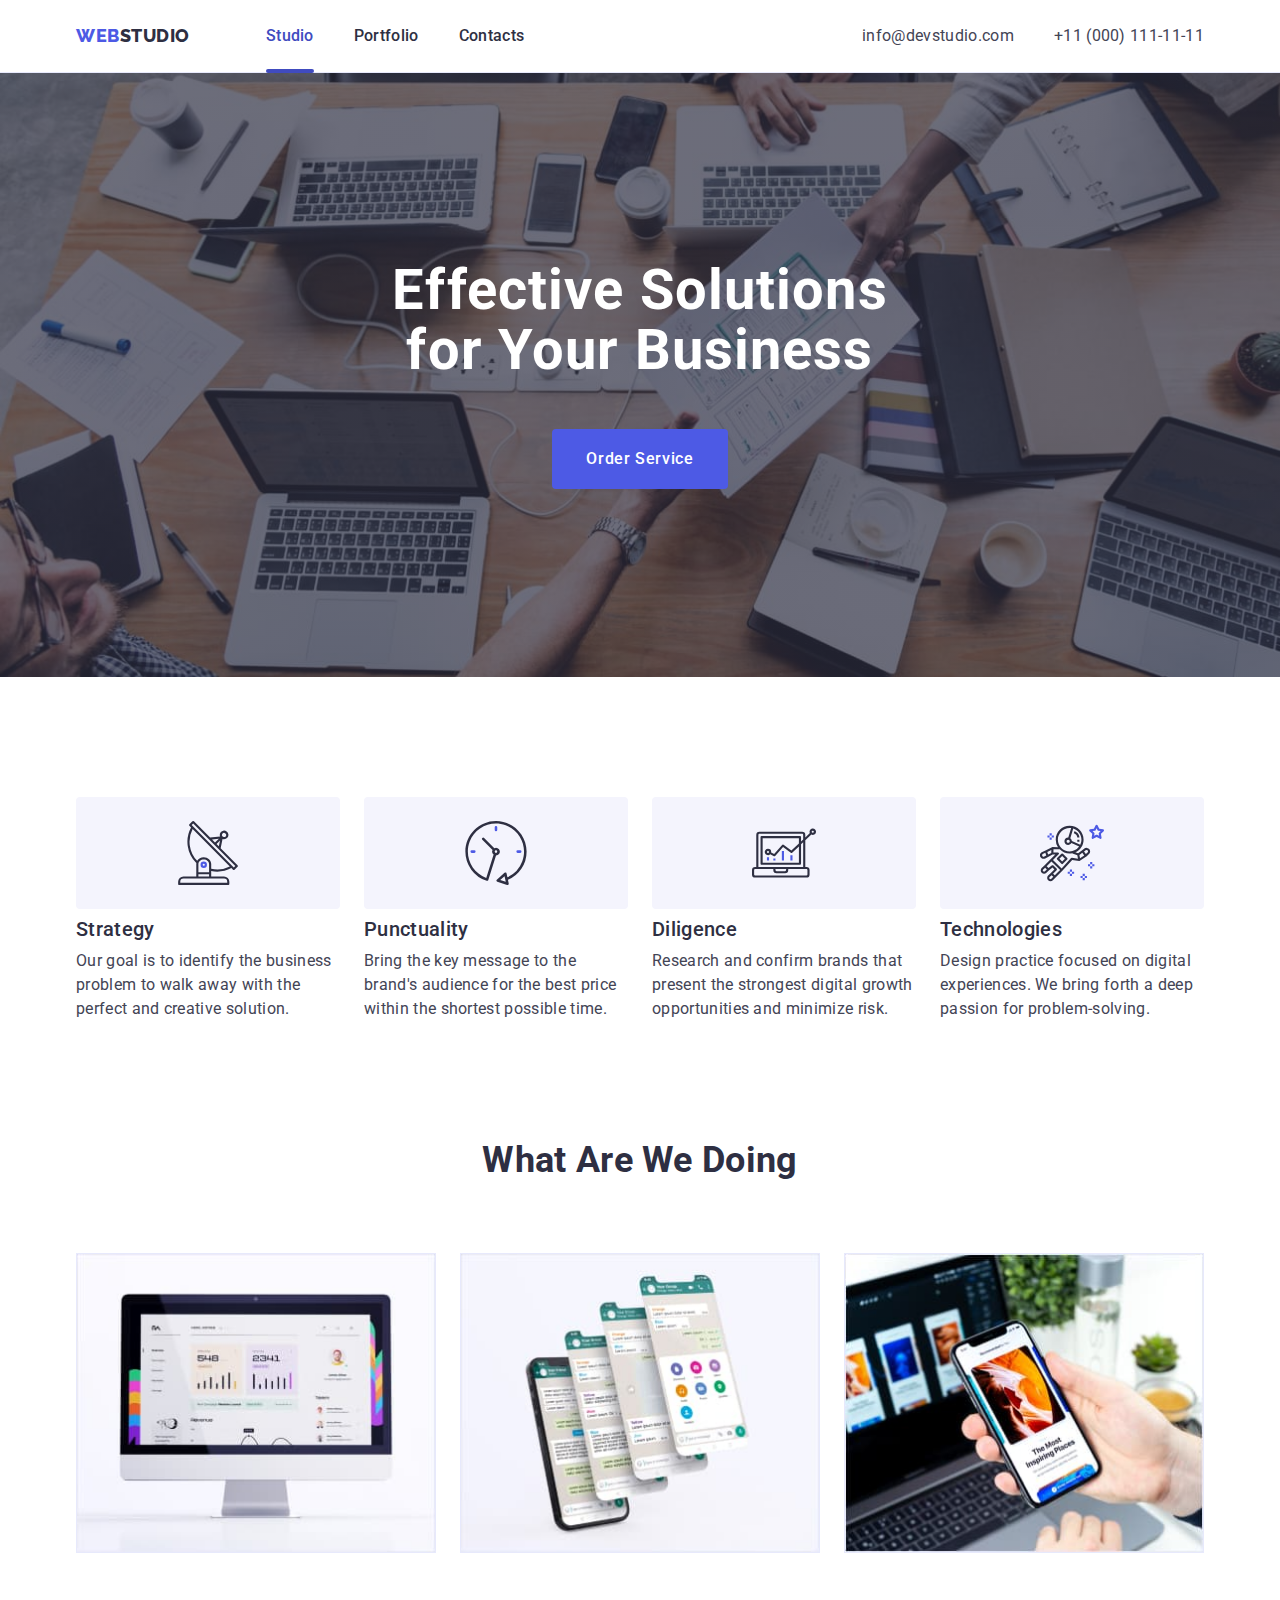
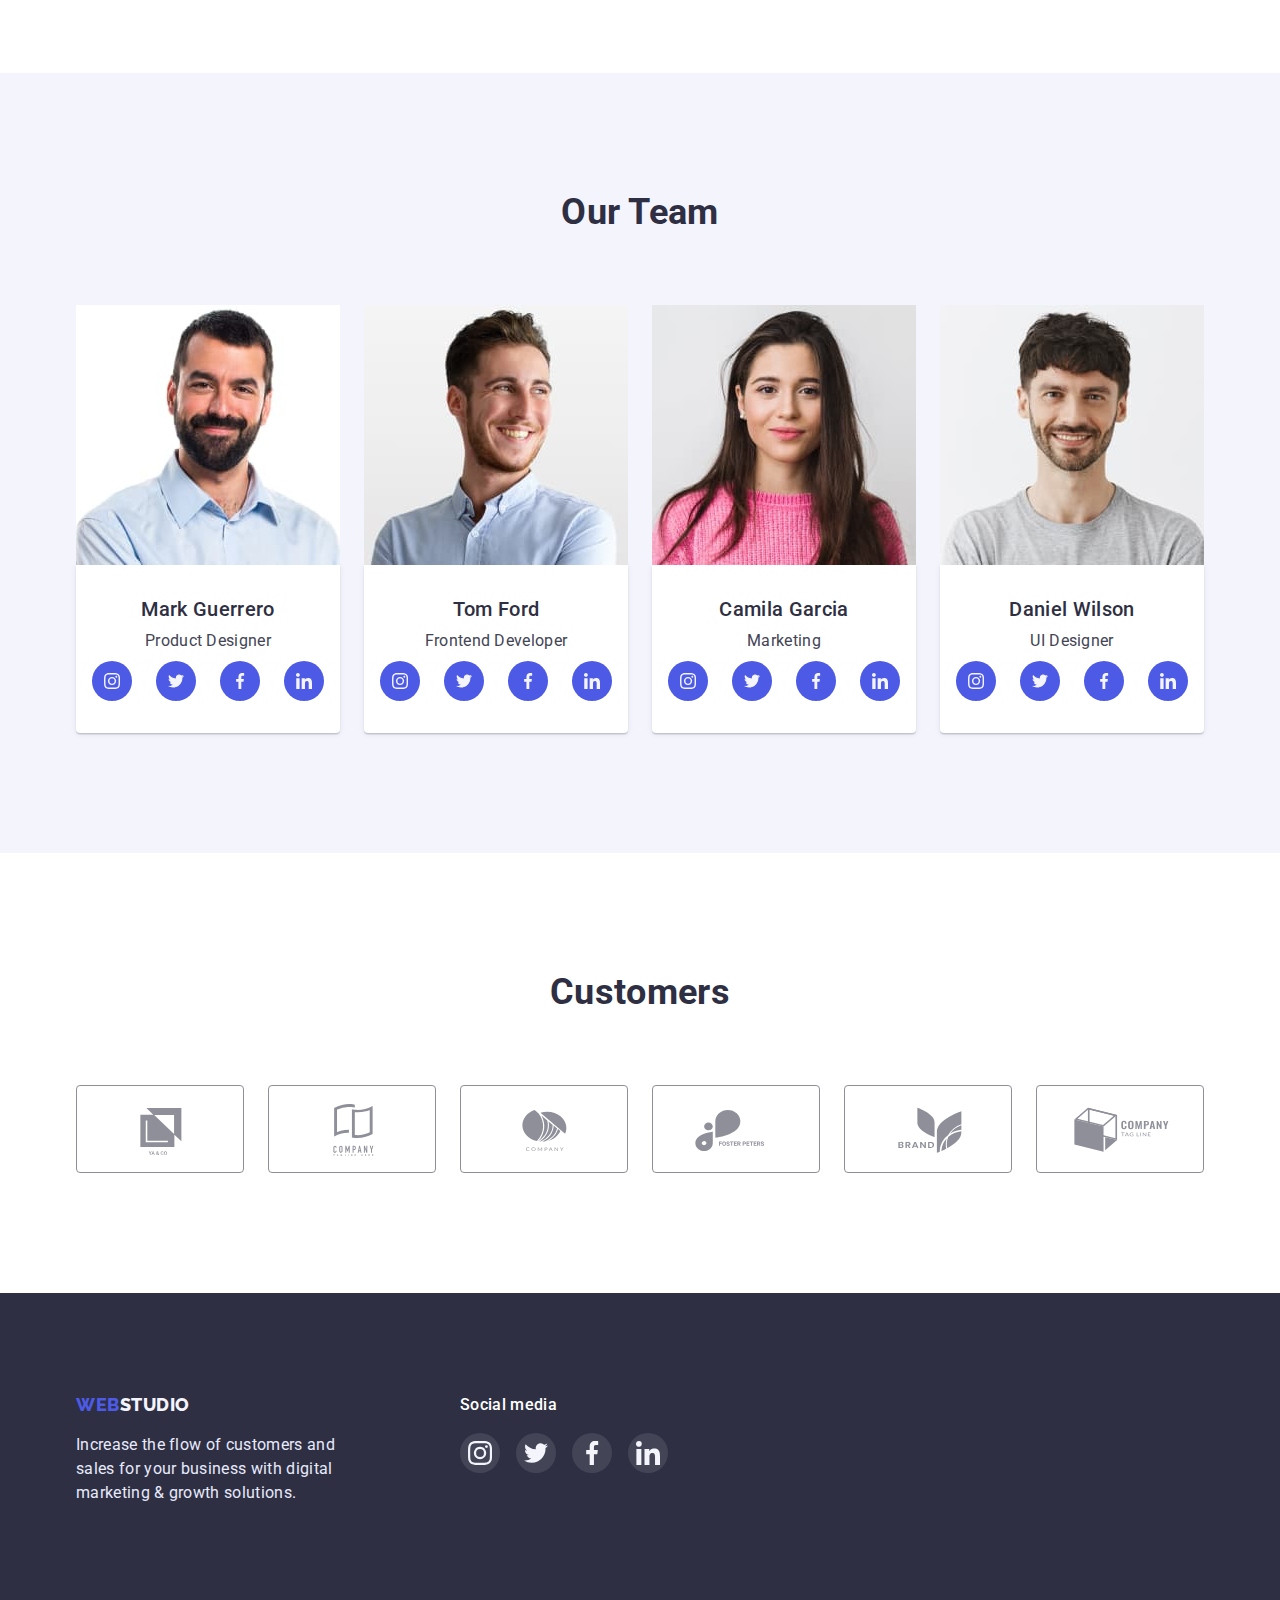
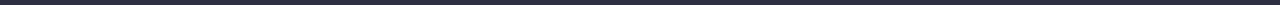
<file: index.html>
<!DOCTYPE html>
<html lang="en">
  <head>
    <meta charset="UTF-8" />
    <meta http-equiv="X-UA-Compatible" content="IE=edge" />
    <meta name="viewport" content="width=device-width, initial-scale=1.0" />
    <title>webstudio</title>
    <link rel="preconnect" href="https://fonts.googleapis.com" />
    <link rel="preconnect" href="https://fonts.gstatic.com" crossorigin />
    <link
      href="https://fonts.googleapis.com/css2?family=Raleway:wght@800&family=Roboto:wght@400;500;700&display=swap"
      rel="stylesheet"
    />

    <link
      rel="stylesheet"
      href="https://cdn.jsdelivr.net/npm/modern-normalize@1.1.0/modern-normalize.min.css"
    />
    <link rel="stylesheet" href="./css/styles.css" />
  </head>
  <body>
    <header class="page-header">
      <div class="conteiner page-header-conteiner">
        <nav class="page-nav">
          <a class="logo link" href="./index.html"
            ><span class="logo-secondary-color">Web</span>Studio</a
          >
          <ul class="menu list">
            <li class="menu-item">
              <a class="menu-link current link" href="./index.html">Studio</a>
            </li>
            <li class="menu-item">
              <a class="menu-link link" href="./portfolio.html">Portfolio</a>
            </li>
            <li class="menu-item">
              <a class="menu-link link" href="#">Contacts</a>
            </li>
          </ul>
        </nav>
        <address class="contacts">
          <ul class="contacts-list list">
            <li class="contacts-item">
              <a class="contacts-link link" href="mailto:info@devstudio.com"
                >info@devstudio.com</a
              >
            </li>
            <li class="contacts-item">
              <a class="contacts-link link" href="tel:+110001111111"
                >+11 (000) 111-11-11</a
              >
            </li>
          </ul>
        </address>
      </div>
    </header>
    <main>
      <section class="hero">
        <div class="conteiner">
          <h1 class="hero-heading">Effective Solutions for Your Business</h1>
          <button class="hero-btn btn" type="button" data-modal-open>
            Order Service
          </button>
        </div>
      </section>

      <section class="features">
        <div class="conteiner">
          <h2 class="secondary-headings visually-hidden">Features</h2>
          <ul class="features-list list">
            <li class="features-item">
              <div class="features-icon-conteiner">
                <svg class="feature-icon">
                  <use href="./images/sprite.svg#icon-antenna"></use>
                </svg>
              </div>
              <h3 class="headings">Strategy</h3>
              <p>
                Our goal is to identify the business problem to walk away with
                the perfect and creative solution.
              </p>
            </li>
            <li class="features-item">
              <div class="features-icon-conteiner">
                <svg class="feature-icon">
                  <use href="./images/sprite.svg#icon-clock"></use>
                </svg>
              </div>
              <h3 class="headings">Punctuality</h3>
              <p>
                Bring the key message to the brand's audience for the best price
                within the shortest possible time.
              </p>
            </li>
            <li class="features-item">
              <div class="features-icon-conteiner">
                <svg class="feature-icon">
                  <use href="./images/sprite.svg#icon-diagram"></use>
                </svg>
              </div>
              <h3 class="headings">Diligence</h3>
              <p>
                Research and confirm brands that present the strongest digital
                growth opportunities and minimize risk.
              </p>
            </li>
            <li class="features-item">
              <div class="features-icon-conteiner">
                <svg class="feature-icon">
                  <use href="./images/sprite.svg#icon-astronaut"></use>
                </svg>
              </div>
              <h3 class="headings">Technologies</h3>
              <p>
                Design practice focused on digital experiences. We bring forth a
                deep passion for problem-solving.
              </p>
            </li>
          </ul>
        </div>
      </section>

      <section class="about">
        <div class="conteiner">
          <h2 class="secondary-headings">What are we doing</h2>
          <ul class="about-list list">
            <li class="about-item">
              <img
                src="./images/frontend.jpg"
                alt="Frontend"
                width="360"
                height="300"
              />
            </li>
            <li class="about-item">
              <img
                src="./images/optimization.jpg"
                alt="optimization"
                width="360"
                height="300"
              />
            </li>
            <li class="about-item">
              <img
                src="./images/mobile-app.jpg"
                alt="mobile-app"
                width="360"
                height="300"
              />
            </li>
          </ul>
        </div>
      </section>

      <section class="our-team">
        <div class="conteiner">
          <h2 class="secondary-headings">Our Team</h2>
          <ul class="our-team-list list">
            <li class="our-team-card">
              <img
                src="./images/our-team/guerrero.jpg"
                alt="product designer photo"
                width="264"
                height="260"
              />
              <div class="our-team-card-content">
                <h3 class="headings">Mark Guerrero</h3>
                <p>Product Designer</p>
                <ul class="our-team-soc-list list">
                  <li class="our-team-soc-item">
                    <a href="" class="our-team-soc-link">
                      <svg class="our-team-soc-logo">
                        <use href="./images/sprite.svg#icon-instagram"></use>
                      </svg>
                    </a>
                  </li>
                  <li class="our-team-soc-item">
                    <a href="" class="our-team-soc-link">
                      <svg class="our-team-soc-logo">
                        <use href="./images/sprite.svg#icon-twitter"></use>
                      </svg>
                    </a>
                  </li>
                  <li class="our-team-soc-item">
                    <a href="" class="our-team-soc-link">
                      <svg class="our-team-soc-logo">
                        <use href="./images/sprite.svg#icon-facebook"></use>
                      </svg>
                    </a>
                  </li>
                  <li class="our-team-soc-item">
                    <a href="" class="our-team-soc-link">
                      <svg class="our-team-soc-logo">
                        <use href="./images/sprite.svg#icon-linkedin"></use>
                      </svg>
                    </a>
                  </li>
                </ul>
              </div>
            </li>
            <li class="our-team-card">
              <img
                src="./images/our-team/ford.jpg"
                alt="frontend developer photo"
                width="264"
                height="260"
              />
              <div class="our-team-card-content">
                <h3 class="headings">Tom Ford</h3>
                <p>Frontend Developer</p>
                <ul class="our-team-soc-list list">
                  <li class="our-team-soc-item">
                    <a href="" class="our-team-soc-link">
                      <svg class="our-team-soc-logo">
                        <use href="./images/sprite.svg#icon-instagram"></use>
                      </svg>
                    </a>
                  </li>
                  <li class="our-team-soc-item">
                    <a href="" class="our-team-soc-link">
                      <svg class="our-team-soc-logo">
                        <use href="./images/sprite.svg#icon-twitter"></use>
                      </svg>
                    </a>
                  </li>
                  <li class="our-team-soc-item">
                    <a href="" class="our-team-soc-link">
                      <svg class="our-team-soc-logo">
                        <use href="./images/sprite.svg#icon-facebook"></use>
                      </svg>
                    </a>
                  </li>
                  <li class="our-team-soc-item">
                    <a href="" class="our-team-soc-link">
                      <svg class="our-team-soc-logo">
                        <use href="./images/sprite.svg#icon-linkedin"></use>
                      </svg>
                    </a>
                  </li>
                </ul>
              </div>
            </li>
            <li class="our-team-card">
              <img
                src="./images/our-team/garcia.jpg"
                alt="marketing photo"
                width="264"
                height="260"
              />
              <div class="our-team-card-content">
                <h3 class="headings">Camila Garcia</h3>
                <p>Marketing</p>
                <ul class="our-team-soc-list list">
                  <li class="our-team-soc-item">
                    <a href="" class="our-team-soc-link">
                      <svg class="our-team-soc-logo">
                        <use href="./images/sprite.svg#icon-instagram"></use>
                      </svg>
                    </a>
                  </li>
                  <li class="our-team-soc-item">
                    <a href="" class="our-team-soc-link">
                      <svg class="our-team-soc-logo">
                        <use href="./images/sprite.svg#icon-twitter"></use>
                      </svg>
                    </a>
                  </li>
                  <li class="our-team-soc-item">
                    <a href="" class="our-team-soc-link">
                      <svg class="our-team-soc-logo">
                        <use href="./images/sprite.svg#icon-facebook"></use>
                      </svg>
                    </a>
                  </li>
                  <li class="our-team-soc-item">
                    <a href="" class="our-team-soc-link">
                      <svg class="our-team-soc-logo">
                        <use href="./images/sprite.svg#icon-linkedin"></use>
                      </svg>
                    </a>
                  </li>
                </ul>
              </div>
            </li>
            <li class="our-team-card">
              <img
                src="./images/our-team/wilson.jpg"
                alt="UI designer photo"
                width="264"
                height="260"
              />
              <div class="our-team-card-content">
                <h3 class="headings">Daniel Wilson</h3>
                <p>UI Designer</p>
                <ul class="our-team-soc-list list">
                  <li class="our-team-soc-item">
                    <a href="" class="our-team-soc-link">
                      <svg class="our-team-soc-logo">
                        <use href="./images/sprite.svg#icon-instagram"></use>
                      </svg>
                    </a>
                  </li>
                  <li class="our-team-soc-item">
                    <a href="" class="our-team-soc-link">
                      <svg class="our-team-soc-logo">
                        <use href="./images/sprite.svg#icon-twitter"></use>
                      </svg>
                    </a>
                  </li>
                  <li class="our-team-soc-item">
                    <a href="" class="our-team-soc-link">
                      <svg class="our-team-soc-logo">
                        <use href="./images/sprite.svg#icon-facebook"></use>
                      </svg>
                    </a>
                  </li>
                  <li class="our-team-soc-item">
                    <a href="" class="our-team-soc-link">
                      <svg class="our-team-soc-logo">
                        <use href="./images/sprite.svg#icon-linkedin"></use>
                      </svg>
                    </a>
                  </li>
                </ul>
              </div>
            </li>
          </ul>
        </div>
      </section>

      <section class="customers">
        <div class="conteiner">
          <h2 class="secondary-headings">Customers</h2>
          <ul class="customers-list list">
            <li class="customers-item">
              <a href="" class="customer-link">
                <svg class="customer-icon">
                  <use href="./images/sprite.svg#icon-client-one"></use>
                </svg>
              </a>
            </li>
            <li class="customers-item">
              <a href="" class="customer-link">
                <svg class="customer-icon">
                  <use href="./images/sprite.svg#icon-client-two"></use>
                </svg>
              </a>
            </li>
            <li class="customers-item">
              <a href="" class="customer-link">
                <svg class="customer-icon">
                  <use href="./images/sprite.svg#icon-client-three"></use>
                </svg>
              </a>
            </li>
            <li class="customers-item">
              <a href="" class="customer-link">
                <svg class="customer-icon">
                  <use href="./images/sprite.svg#icon-client-four"></use>
                </svg>
              </a>
            </li>
            <li class="customers-item">
              <a href="" class="customer-link">
                <svg class="customer-icon">
                  <use href="./images/sprite.svg#icon-client-five"></use>
                </svg>
              </a>
            </li>
            <li class="customers-item">
              <a href="" class="customer-link">
                <svg class="customer-icon">
                  <use href="./images/sprite.svg#icon-client-six"></use>
                </svg>
              </a>
            </li>
          </ul>
        </div>
      </section>
    </main>

    <footer class="footer">
      <div class="footer-conteiner">
        <div class="footer-logo-conteiner">
          <a class="footer-logo link" href="./index.html"
            ><span class="logo-secondary-color">Web</span>Studio</a
          >
          <p class="footer-text">
            Increase the flow of customers and sales for your business with
            digital marketing & growth solutions.
          </p>
        </div>

        <div class="footer-soc-links">
          <p class="soc-media">Social media</p>
          <ul class="footer-soc-list list">
            <li class="footer-soc-item">
              <a href="" class="footer-soc-link">
                <svg class="footer-soc-logo">
                  <use href="./images/sprite.svg#icon-instagram"></use>
                </svg>
              </a>
            </li>
            <li class="footer-soc-item">
              <a href="" class="footer-soc-link">
                <svg class="footer-soc-logo">
                  <use href="./images/sprite.svg#icon-twitter"></use>
                </svg>
              </a>
            </li>
            <li class="footer-soc-item">
              <a href="" class="footer-soc-link">
                <svg class="footer-soc-logo">
                  <use href="./images/sprite.svg#icon-facebook"></use>
                </svg>
              </a>
            </li>
            <li class="footer-soc-item">
              <a href="" class="footer-soc-link">
                <svg class="footer-soc-logo">
                  <use href="./images/sprite.svg#icon-linkedin"></use>
                </svg>
              </a>
            </li>
          </ul>
        </div>
      </div>
    </footer>

    <div class="backdrop is-hidden" data-modal>
      <div class="modal">
        <button class="modal-close-btn btn" type="button" data-modal-close>
          <svg class="modal-close-icon">
            <use href="./images/sprite.svg#icon-close"></use>
          </svg>
        </button>
      </div>
    </div>

    <script src="./js/modal.js"></script>
  </body>
</html>
</file>
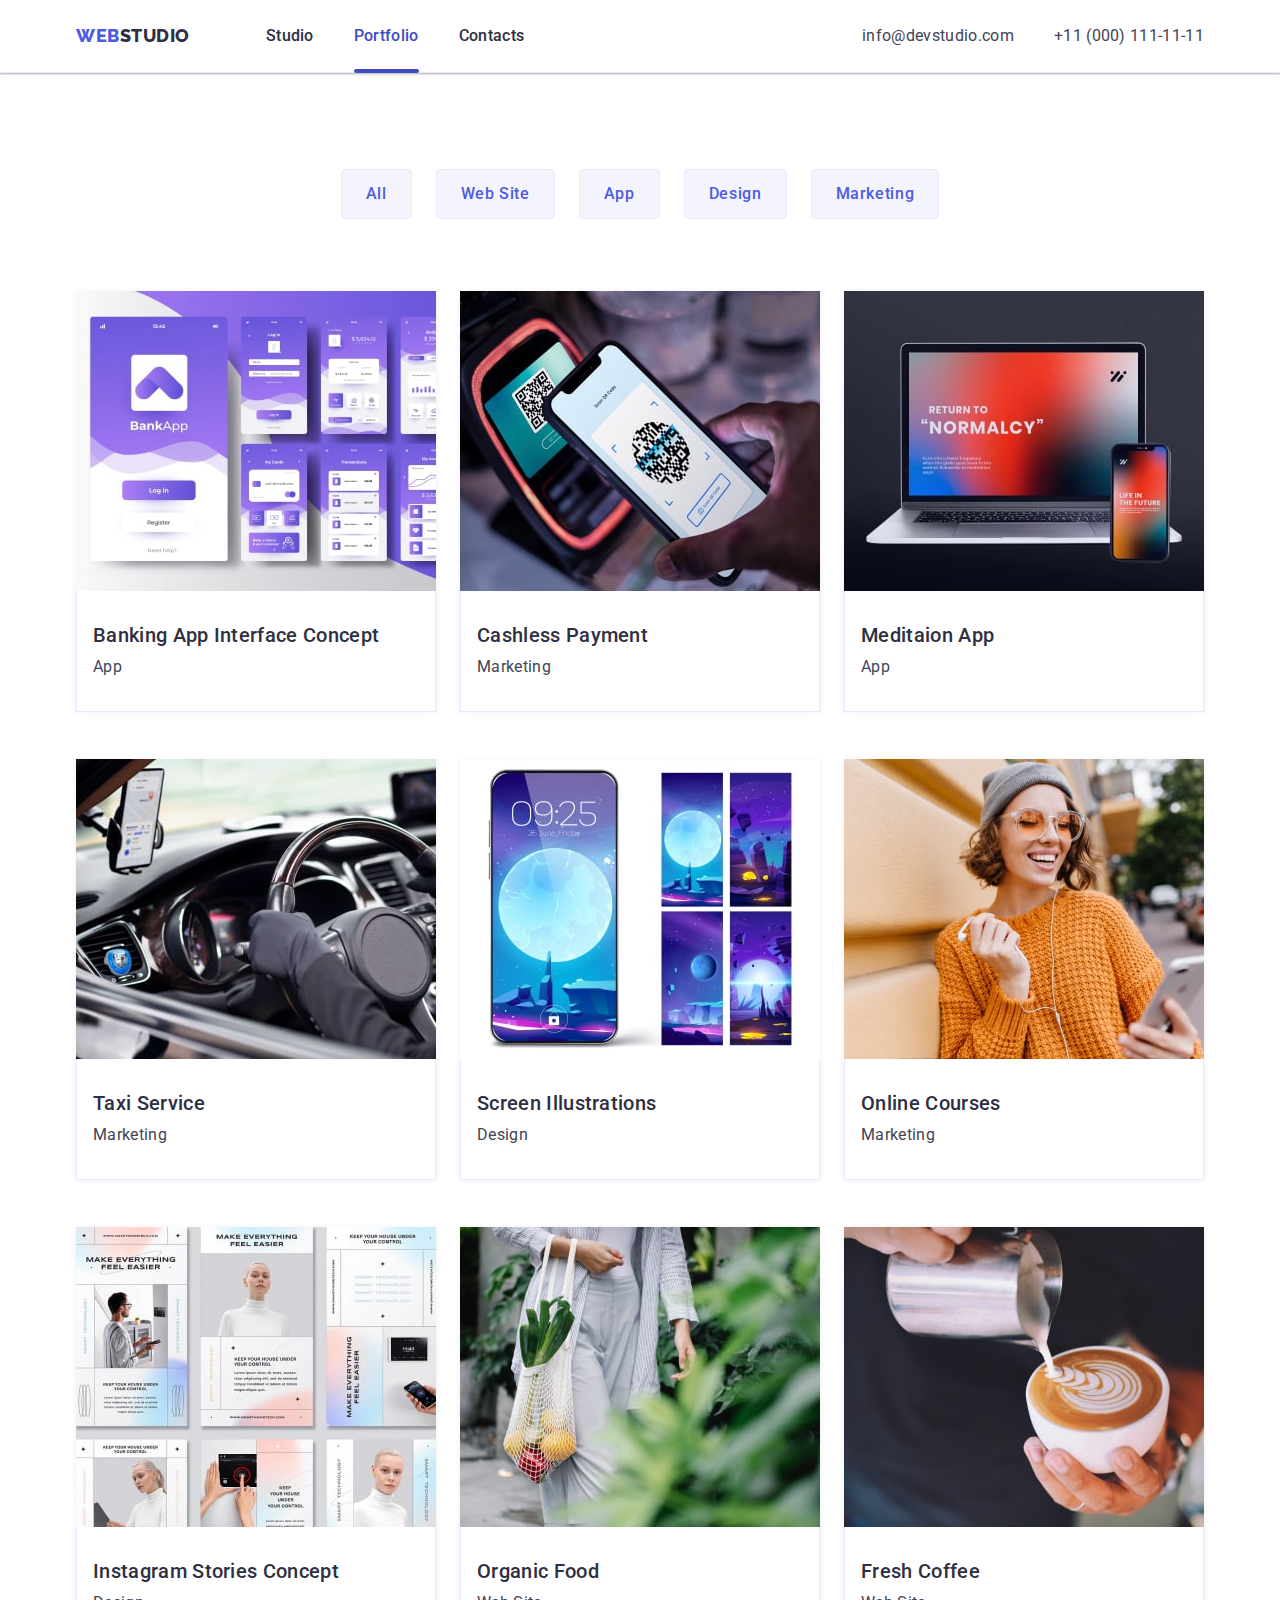
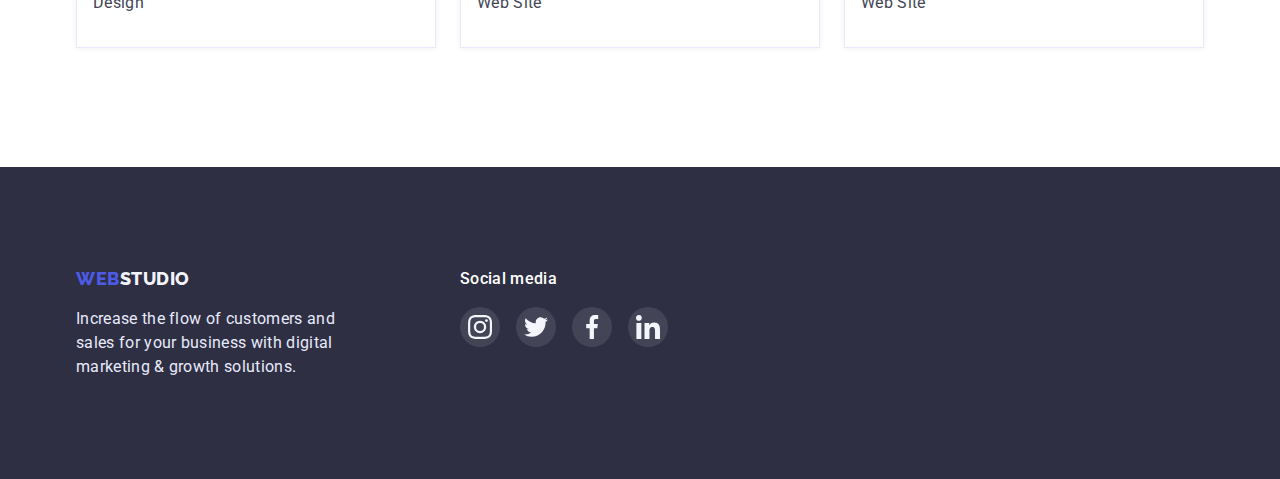
<file: portfolio.html>
<!DOCTYPE html>
<html lang="en">
  <head>
    <meta charset="UTF-8" />
    <meta http-equiv="X-UA-Compatible" content="IE=edge" />
    <meta name="viewport" content="width=device-width, initial-scale=1.0" />
    <title>webstudio</title>
    <link rel="preconnect" href="https://fonts.googleapis.com" />
    <link rel="preconnect" href="https://fonts.gstatic.com" crossorigin />
    <link
      href="https://fonts.googleapis.com/css2?family=Raleway:wght@800&family=Roboto:wght@400;500;700&display=swap"
      rel="stylesheet"
    />
    <link
      rel="stylesheet"
      href="https://cdn.jsdelivr.net/npm/modern-normalize@1.1.0/modern-normalize.min.css"
    />
    <link rel="stylesheet" href="./css/styles.css" />
  </head>
  <body>
    <header class="page-header">
      <div class="conteiner page-header-conteiner">
        <nav class="page-nav">
          <a class="logo link" href="./index.html"
            ><span class="logo-secondary-color">Web</span>Studio</a
          >
          <ul class="menu list">
            <li class="menu-item">
              <a class="menu-link link" href="./index.html">Studio</a>
            </li>
            <li class="menu-item">
              <a class="menu-link current link" href="./portfolio.html"
                >Portfolio</a
              >
            </li>
            <li class="menu-item">
              <a class="menu-link link" href="#">Contacts</a>
            </li>
          </ul>
        </nav>
        <address class="contacts">
          <ul class="contacts-list list">
            <li class="contacts-item">
              <a class="contacts-link link" href="mailto:info@devstudio.com"
                >info@devstudio.com</a
              >
            </li>
            <li class="contacts-item">
              <a class="contacts-link link" href="tel:+110001111111"
                >+11 (000) 111-11-11</a
              >
            </li>
          </ul>
        </address>
      </div>
    </header>

    <main>
      <section class="portfolio">
        <div class="conteiner">
          <h1 class="visually-hidden">portfolio</h1>
          <ul class="filters-list list">
            <li>
              <button class="filter-btn btn" type="button">All</button>
            </li>
            <li>
              <button class="filter-btn btn" type="button">Web Site</button>
            </li>
            <li>
              <button class="filter-btn btn" type="button">App</button>
            </li>
            <li>
              <button class="filter-btn btn" type="button">Design</button>
            </li>
            <li>
              <button class="filter-btn btn" type="button">Marketing</button>
            </li>
          </ul>

          <ul class="portfolio-cards list">
            <li class="portfolio-card">
              <a href="" class="portfolio-card-link link">
                <div class="portfolio-card-img-wrapper">
                  <img
                    src="./images/portfolio/banking-app.jpg"
                    alt="banking app"
                  />
                  <p class="portfolio-card-overlay">
                    14 Stylish and User-Friendly App Design Concepts · Task
                    Manager App · Calorie Tracker App · Exotic Fruit Ecommerce
                    App · Cloud Storage App
                  </p>
                </div>

                <div class="portfolio-card-content">
                  <h2 class="headings">Banking App Interface Concept</h2>
                  <p>App</p>
                </div>
              </a>
            </li>

            <li class="portfolio-card">
              <a href="" class="portfolio-card-link link">
                <div class="portfolio-card-img-wrapper">
                  <img
                    src="./images/portfolio/cashless-payment.jpg"
                    alt="cashless-payment"
                    width="360"
                    height="300"
                  />
                  <p class="portfolio-card-overlay">
                    14 Stylish and User-Friendly App Design Concepts · Task
                    Manager App · Calorie Tracker App · Exotic Fruit Ecommerce
                    App · Cloud Storage App
                  </p>
                </div>
                <div class="portfolio-card-content">
                  <h2 class="headings">Cashless Payment</h2>
                  <p>Marketing</p>
                </div>
              </a>
            </li>

            <li class="portfolio-card">
              <a href="" class="portfolio-card-link link">
                <div class="portfolio-card-img-wrapper">
                  <img
                    src="./images/portfolio/meditaion-app.jpg"
                    alt="meditaion app"
                    width="360"
                    height="300"
                  />
                  <p class="portfolio-card-overlay">
                    14 Stylish and User-Friendly App Design Concepts · Task
                    Manager App · Calorie Tracker App · Exotic Fruit Ecommerce
                    App · Cloud Storage App
                  </p>
                </div>
                <div class="portfolio-card-content">
                  <h2 class="headings">Meditaion App</h2>
                  <p>App</p>
                </div>
              </a>
            </li>

            <li class="portfolio-card">
              <a href="" class="portfolio-card-link link">
                <div class="portfolio-card-img-wrapper">
                  <img
                    src="./images/portfolio/taxi-service.jpg"
                    alt="taxi service"
                    width="360"
                    height="300"
                  />
                  <p class="portfolio-card-overlay">
                    14 Stylish and User-Friendly App Design Concepts · Task
                    Manager App · Calorie Tracker App · Exotic Fruit Ecommerce
                    App · Cloud Storage App
                  </p>
                </div>
                <div class="portfolio-card-content">
                  <h2 class="headings">Taxi Service</h2>
                  <p>Marketing</p>
                </div>
              </a>
            </li>

            <li class="portfolio-card">
              <a href="" class="portfolio-card-link link">
                <div class="portfolio-card-img-wrapper">
                  <img
                    src="./images/portfolio/screen-illustrations.jpg"
                    alt="screen illustrations"
                    width="360"
                    height="300"
                  />
                  <p class="portfolio-card-overlay">
                    14 Stylish and User-Friendly App Design Concepts · Task
                    Manager App · Calorie Tracker App · Exotic Fruit Ecommerce
                    App · Cloud Storage App
                  </p>
                </div>
                <div class="portfolio-card-content">
                  <h2 class="headings">Screen Illustrations</h2>
                  <p>Design</p>
                </div>
              </a>
            </li>

            <li class="portfolio-card">
              <a href="" class="portfolio-card-link link">
                <div class="portfolio-card-img-wrapper">
                  <img
                    src="./images/portfolio/online-courses.jpg"
                    alt="online courses"
                    width="360"
                    height="300"
                  />
                  <p class="portfolio-card-overlay">
                    14 Stylish and User-Friendly App Design Concepts · Task
                    Manager App · Calorie Tracker App · Exotic Fruit Ecommerce
                    App · Cloud Storage App
                  </p>
                </div>
                <div class="portfolio-card-content">
                  <h2 class="headings">Online Courses</h2>
                  <p>Marketing</p>
                </div>
              </a>
            </li>

            <li class="portfolio-card">
              <a href="" class="portfolio-card-link link">
                <div class="portfolio-card-img-wrapper">
                  <img
                    src="./images/portfolio/stories-concept.jpg"
                    alt="stories concept"
                    width="360"
                    height="300"
                  />
                  <p class="portfolio-card-overlay">
                    14 Stylish and User-Friendly App Design Concepts · Task
                    Manager App · Calorie Tracker App · Exotic Fruit Ecommerce
                    App · Cloud Storage App
                  </p>
                </div>
                <div class="portfolio-card-content">
                  <h2 class="headings">Instagram Stories Concept</h2>
                  <p>Design</p>
                </div>
              </a>
            </li>

            <li class="portfolio-card">
              <a href="" class="portfolio-card-link link">
                <div class="portfolio-card-img-wrapper">
                  <img
                    src="./images/portfolio/food.jpg"
                    alt="food"
                    width="360"
                    height="300"
                  />
                  <p class="portfolio-card-overlay">
                    14 Stylish and User-Friendly App Design Concepts · Task
                    Manager App · Calorie Tracker App · Exotic Fruit Ecommerce
                    App · Cloud Storage App
                  </p>
                </div>
                <div class="portfolio-card-content">
                  <h2 class="headings">Organic Food</h2>
                  <p>Web Site</p>
                </div>
              </a>
            </li>

            <li class="portfolio-card">
              <a href="" class="portfolio-card-link link">
                <div class="portfolio-card-img-wrapper">
                  <img
                    src="./images/portfolio/coffee.jpg"
                    alt="coffee"
                    width="360"
                    height="300"
                  />
                  <p class="portfolio-card-overlay">
                    14 Stylish and User-Friendly App Design Concepts · Task
                    Manager App · Calorie Tracker App · Exotic Fruit Ecommerce
                    App · Cloud Storage App
                  </p>
                </div>
                <div class="portfolio-card-content">
                  <h2 class="headings">Fresh Coffee</h2>
                  <p>Web Site</p>
                </div>
              </a>
            </li>
          </ul>
        </div>
      </section>
    </main>

    <footer class="footer">
      <div class="footer-conteiner">
        <div class="footer-logo-conteiner">
          <a class="footer-logo link" href="./index.html"
            ><span class="logo-secondary-color">Web</span>Studio</a
          >
          <p class="footer-text">
            Increase the flow of customers and sales for your business with
            digital marketing & growth solutions.
          </p>
        </div>

        <div class="footer-soc-links">
          <p class="soc-media">Social media</p>
          <ul class="footer-soc-list list">
            <li class="footer-soc-item">
              <a href="" class="footer-soc-link">
                <svg class="footer-soc-logo">
                  <use href="./images/sprite.svg#icon-instagram"></use>
                </svg>
              </a>
            </li>
            <li class="footer-soc-item">
              <a href="" class="footer-soc-link">
                <svg class="footer-soc-logo">
                  <use href="./images/sprite.svg#icon-twitter"></use>
                </svg>
              </a>
            </li>
            <li class="footer-soc-item">
              <a href="" class="footer-soc-link">
                <svg class="footer-soc-logo">
                  <use href="./images/sprite.svg#icon-facebook"></use>
                </svg>
              </a>
            </li>
            <li class="footer-soc-item">
              <a href="" class="footer-soc-link">
                <svg class="footer-soc-logo">
                  <use href="./images/sprite.svg#icon-linkedin"></use>
                </svg>
              </a>
            </li>
          </ul>
        </div>
      </div>
    </footer>
  </body>
</html>
</file>
<file: css/styles.css>
:root {
  --primary-font: 'Roboto', sans-serif;
  --secondary-font: 'Raleway', sans-serif;

  --primary-brand: #4d5ae5;
  --pressed-state: #404bbf;

  --hero-bg: #2e2f42;
  --button-bg: #f4f4fd;
  --dark-mode-bg: #2e2f42;
  --light-mode-bg: #f4f4fd;

  --hero-text-color: #ffffff;
  --button-text-color-inverse: #ffffff;
  --button-text-color: #4d5ae5;
  --headings-color: #2e2f42;
  --body-text-color: #434455;
  --accent-color: #e7e9fc;
  --light-mode-text: #f4f4fd;

  --duration-and-timing-func: 250ms cubic-bezier(0.4, 0, 0.2, 1);
}

body {
  margin: 0;
  font-family: var(--primary-font);
  font-size: 16px;
  line-height: 1.5;
  letter-spacing: 0.02em;
  color: var(--body-text-color);
}

p {
  margin-top: 0;
  margin-bottom: 0;
}

img {
  display: block;
  width: 100%;
  height: auto;
}

.visually-hidden {
  position: absolute;
  width: 1px;
  height: 1px;
  margin: -1px;
  border: 0;
  padding: 0;

  white-space: nowrap;
  clip-path: inset(100%);
  clip: rect(0 0 0 0);
  overflow: hidden;
}

.list {
  margin: 0;
  padding: 0;
  list-style: none;
}

.link {
  text-decoration: none;
  color: inherit;
}

/* =============== COMPONENTS ============ */

.conteiner {
  width: 1158px;
  margin: 0 auto;
  padding: 0 15px;
}

.logo-secondary-color {
  color: var(--primary-brand);
}

.btn {
  cursor: pointer;
  font-family: inherit;
  font-weight: 500;
  font-size: 16px;
  line-height: 1.5;
  align-items: center;
  letter-spacing: 0.04em;
}

.secondary-headings {
  margin-top: 0;
  margin-bottom: 72px;
  font-size: 36px;
  line-height: 1.11;
  text-align: center;
  text-transform: capitalize;
  color: var(--headings-color);
}

.headings {
  margin-top: 0;
  margin-bottom: 8px;
  font-weight: 500;
  font-size: 20px;
  line-height: 1.2;
  color: var(--headings-color);
}
/* ================ HEADER =============== */

.page-header {
  padding: 24px 0;
  border-bottom: 1px solid #e7e9fc;
  box-shadow: 0px 2px 1px rgba(46, 47, 66, 0.08),
    0px 1px 1px rgba(46, 47, 66, 0.16), 0px 1px 6px rgba(46, 47, 66, 0.08);
}

.page-header-conteiner {
  display: flex;
}

.page-nav {
  display: flex;
}

.menu {
  display: flex;
  font-weight: 500;
  color: var(--headings-color);
}

.menu-link:hover,
.menu-link:focus,
.menu-link.current,
.contacts-link:hover,
.contacts-link:focus {
  color: var(--pressed-state);
}

.menu-item:not(:last-child) {
  margin-right: 40px;
}

.contacts {
  margin-left: auto;
  font-style: normal;
}

.contacts-item:not(:last-child) {
  margin-right: 40px;
}

.menu-link,
.contacts-link {
  position: relative;
  padding: 24px 0;
  transition: color var(--duration-and-timing-func);
}

.contacts-list {
  display: flex;
}

.logo {
  margin-right: 76px;
  font-family: var(--secondary-font);
  font-weight: 800;
  font-size: 18px;
  line-height: 1.33;
  letter-spacing: 0.03em;
  text-transform: uppercase;
  color: var(--headings-color);
}

.current::after {
  content: '';
  position: absolute;
  bottom: -4px;
  display: block;
  width: 100%;
  height: 4px;
  background: #404bbf;
  border-radius: 2px;
}

/* ================= HERO ================= */

.hero {
  padding: 188px 0;
  background-color: var(--hero-bg);
  background-repeat: no-repeat;
  background-image: linear-gradient(
      rgba(46, 47, 66, 0.7),
      rgba(46, 47, 66, 0.7)
    ),
    url(../images/hero-bg.jpg);
  background-size: cover;
}

.hero-heading {
  width: 500px;
  margin: 0 auto 48px auto;
  font-size: 56px;
  line-height: 1.07;
  text-align: center;
  letter-spacing: 0.02em;
  color: var(--hero-text-color);
}

.hero-btn {
  display: block;
  margin: 0 auto;
  padding: 16px 32px;
  min-width: 169px;
  font-weight: 500;
  font-size: 16px;
  letter-spacing: 0.04em;
  color: var(--hero-text-color);
  background-color: var(--primary-brand);
  border-color: transparent;
  border-radius: 4px;
  transition: background-color var(--duration-and-timing-func);
}

.hero-btn:hover,
.hero-btn:focus {
  background-color: var(--pressed-state);
}

/* =================== FEATURES =================== */

.features {
  padding-top: 120px;
  padding-bottom: 120px;
}

.features-list {
  display: flex;
}

.features-item {
  width: calc((100% - (24px * 3)) / 4);
}

.features-item:not(:last-child) {
  margin-right: 24px;
}

.feature-icon {
  width: 64px;
  height: 64px;
}

.features-icon-conteiner {
  display: flex;
  justify-content: center;
  align-items: center;
  padding: 24px 100px;
  margin-bottom: 8px;
  background-color: #f4f4fd;
  border-radius: 4px;
}

/* =================== ABOUT ====================== */

.about {
  padding-bottom: 120px;
}

.about-list {
  display: flex;
}

.about-item {
  width: 360px;
  height: 300px;
  border: 1px solid #e7e9fc;
}

.about-item:not(:last-child) {
  margin-right: 24px;
}

/* =================== OUR TEAM =================== */

.our-team {
  padding-top: 120px;
  padding-bottom: 120px;
  background-color: var(--light-mode-bg);
}

.our-team-list {
  display: flex;
  flex-wrap: wrap;
  gap: 64px 24px;
}

.our-team-card-content {
  max-width: 264px;
  text-align: center;
  padding: 32px 16px;
  background: #ffffff;
  border-radius: 0px 0px 4px 4px;
  box-shadow: 0px 1px 6px rgba(46, 47, 66, 0.08),
    0px 1px 1px rgba(46, 47, 66, 0.16), 0px 2px 1px rgba(46, 47, 66, 0.08);
}

.our-team-soc-list {
  margin-top: 8px;
  display: flex;
  justify-content: center;
  gap: 24px;
}

.our-team-soc-item {
  display: flex;
}

.our-team-soc-link {
  width: 40px;
  height: 40px;
  display: flex;
  justify-content: center;
  align-items: center;
  border-radius: 50%;
  background-color: #4d5ae5;
  transition: background-color var(--duration-and-timing-func);
}
.our-team-soc-logo {
  width: 16px;
  height: 16px;
  fill: #f4f4fd;
}

.our-team-soc-link:hover,
.our-team-soc-link:focus {
  background-color: #404bbf;
}

/* =================== CUSTOMERS =================== */

.customers {
  padding-top: 120px;
  padding-bottom: 120px;
}

.customers-list {
  display: flex;
  justify-content: center;
  gap: 24px;
}

.customer-link {
  display: flex;
  justify-content: center;
  align-items: center;
  width: 168px;
  height: 88px;
  border: 1px solid #8e8f99;
  border-radius: 4px;
  transition: border var(--duration-and-timing-func);
}

.customer-icon {
  width: 104px;
  height: 56px;
  fill: #8e8f99;
  transition: fill var(--duration-and-timing-func);
}

.customer-link:hover,
.customer-link:focus {
  border: 1px solid #404bbf;
  border-radius: 4px;
}

.customer-link:hover .customer-icon,
.customer-link:focus .customer-icon {
  fill: #404bbf;
}

/* =================== FOOTER =================== */

.footer {
  padding-top: 100px;
  padding-bottom: 100px;
  background-color: var(--dark-mode-bg);
}

.footer-conteiner {
  display: flex;
  max-width: 1158px;
  margin: 0 auto;
  padding: 0 15px;
}

.footer-logo-conteiner {
  margin-right: 120px;
}

.footer-logo {
  display: inline-block;
  margin-bottom: 16px;
  font-family: var(--secondary-font);
  font-weight: 800;
  font-size: 18px;
  line-height: 1.33;
  letter-spacing: 0.03em;
  text-transform: uppercase;
  color: var(--light-mode-text);
}

.footer-text {
  max-width: 264px;
  color: var(--accent-color);
}

.soc-media {
  margin-bottom: 16px;
  font-weight: 500;
  color: #ffffff;
}

.footer-soc-list {
  display: flex;
  gap: 16px;
}

.footer-soc-link {
  width: 40px;
  height: 40px;
  display: flex;
  justify-content: center;
  align-items: center;
  border-radius: 50%;
  background-color: rgba(255, 255, 255, 0.1);
  transition: background-color var(--duration-and-timing-func);
}
.footer-soc-logo {
  width: 24px;
  height: 24px;
  fill: #f4f4fd;
}

.footer-soc-link:hover,
.footer-soc-link:focus {
  background-color: #31d0aa;
}

/* =================== PORTFOLIO =================== */

.portfolio {
  padding-top: 96px;
  padding-bottom: 120px;
}

.filter-btn {
  padding: 12px 24px;
  border: 1px solid #e7e9fc;
  border-radius: 4px;
  background-color: var(--button-bg);
  color: var(--button-text-color);
  transition: background-color var(--duration-and-timing-func),
    color var(--duration-and-timing-func),
    border-color var(--duration-and-timing-func),
    box-shadow var(--duration-and-timing-func);
}

.filter-btn:hover,
.filter_btn:focus {
  color: var(--button-text-color-inverse);
  background-color: var(--pressed-state);
  border-color: var(--pressed-state);
  box-shadow: 0px 3px 1px rgba(0, 0, 0, 0.1), 0px 2px 1px rgba(0, 0, 0, 0.08),
    0px 2px 2px rgba(0, 0, 0, 0.12);
}

.filters-list {
  display: flex;
  justify-content: center;
  gap: 24px;
  margin-bottom: 72px;
}

.portfolio-cards {
  display: flex;
  flex-wrap: wrap;
  gap: 48px 24px;
}

.portfolio-card-link {
  width: 360px;
  height: 420px;
  display: block;
  box-shadow: 0px 1px 6px rgba(46, 47, 66, 0.08);
  transition: box-shadow var(--duration-and-timing-func);
}

.portfolio-card-img-wrapper {
  position: relative;
  width: 100%;
  overflow: hidden;
}

.portfolio-card-link:hover .portfolio-card-overlay,
.portfolio-card-link:focus .portfolio-card-overlay {
  transform: translate(0, 0);
}

.portfolio-card-overlay {
  position: absolute;
  top: 0;
  left: 0;
  width: 100%;
  height: 100%;
  padding: 40px 32px;
  color: var(--light-mode-text);
  background: var(--primary-brand);
  transform: translate(0, 100%);
  transition: transform var(--duration-and-timing-func);
}

.portfolio-card-content {
  padding: 32px 0 32px 16px;
  border: 1px solid #e7e9fc;
  border-top: none;
}

.portfolio-card-link:hover,
.portfolio-card-link:focus {
  box-shadow: 0px 1px 6px rgba(46, 47, 66, 0.08),
    0px 1px 1px rgba(46, 47, 66, 0.16), 0px 2px 1px rgba(46, 47, 66, 0.08);
}

/* =================== MODAL =================== */

.backdrop {
  position: fixed;
  top: 0;
  left: 0;
  width: 100%;
  height: 100%;
  background: rgba(46, 47, 66, 0.4);
  transition: opacity var(--duration-and-timing-func),
    visibility var(--duration-and-timing-func);
}

.backdrop.is-hidden {
  opacity: 0;
  visibility: hidden;
  pointer-events: none;
}

.modal {
  position: absolute;
  top: 50%;
  left: 50%;
  transform: translate(-50%, -50%);
  min-width: 408px;
  min-height: 576px; /* ----- TEMP ----- */
  background: #fcfcfc;
  box-shadow: 0px 1px 1px rgba(0, 0, 0, 0.14), 0px 1px 3px rgba(0, 0, 0, 0.12),
    0px 2px 1px rgba(0, 0, 0, 0.2);
  border-radius: 4px;
}

.modal-close-btn {
  position: absolute;
  top: 24px;
  right: 24px;
  width: 24px;
  height: 24px;
  display: flex;
  justify-content: center;
  align-items: center;
  border-radius: 50%;
  background: #e7e9fc;
  border: 1px solid rgba(0, 0, 0, 0.1);
  transition: background var(--duration-and-timing-func);
}

.modal-close-icon {
  width: 8px;
  height: 8px;
  transition: fill var(--duration-and-timing-func);
}

.modal-close-btn:hover,
.modal-close-btn:focus {
  background: var(--pressed-state);
}

.modal-close-btn:hover .modal-close-icon,
.modal-close-btn:focus .modal-close-icon {
  fill: #ffffff;
}
</file>
